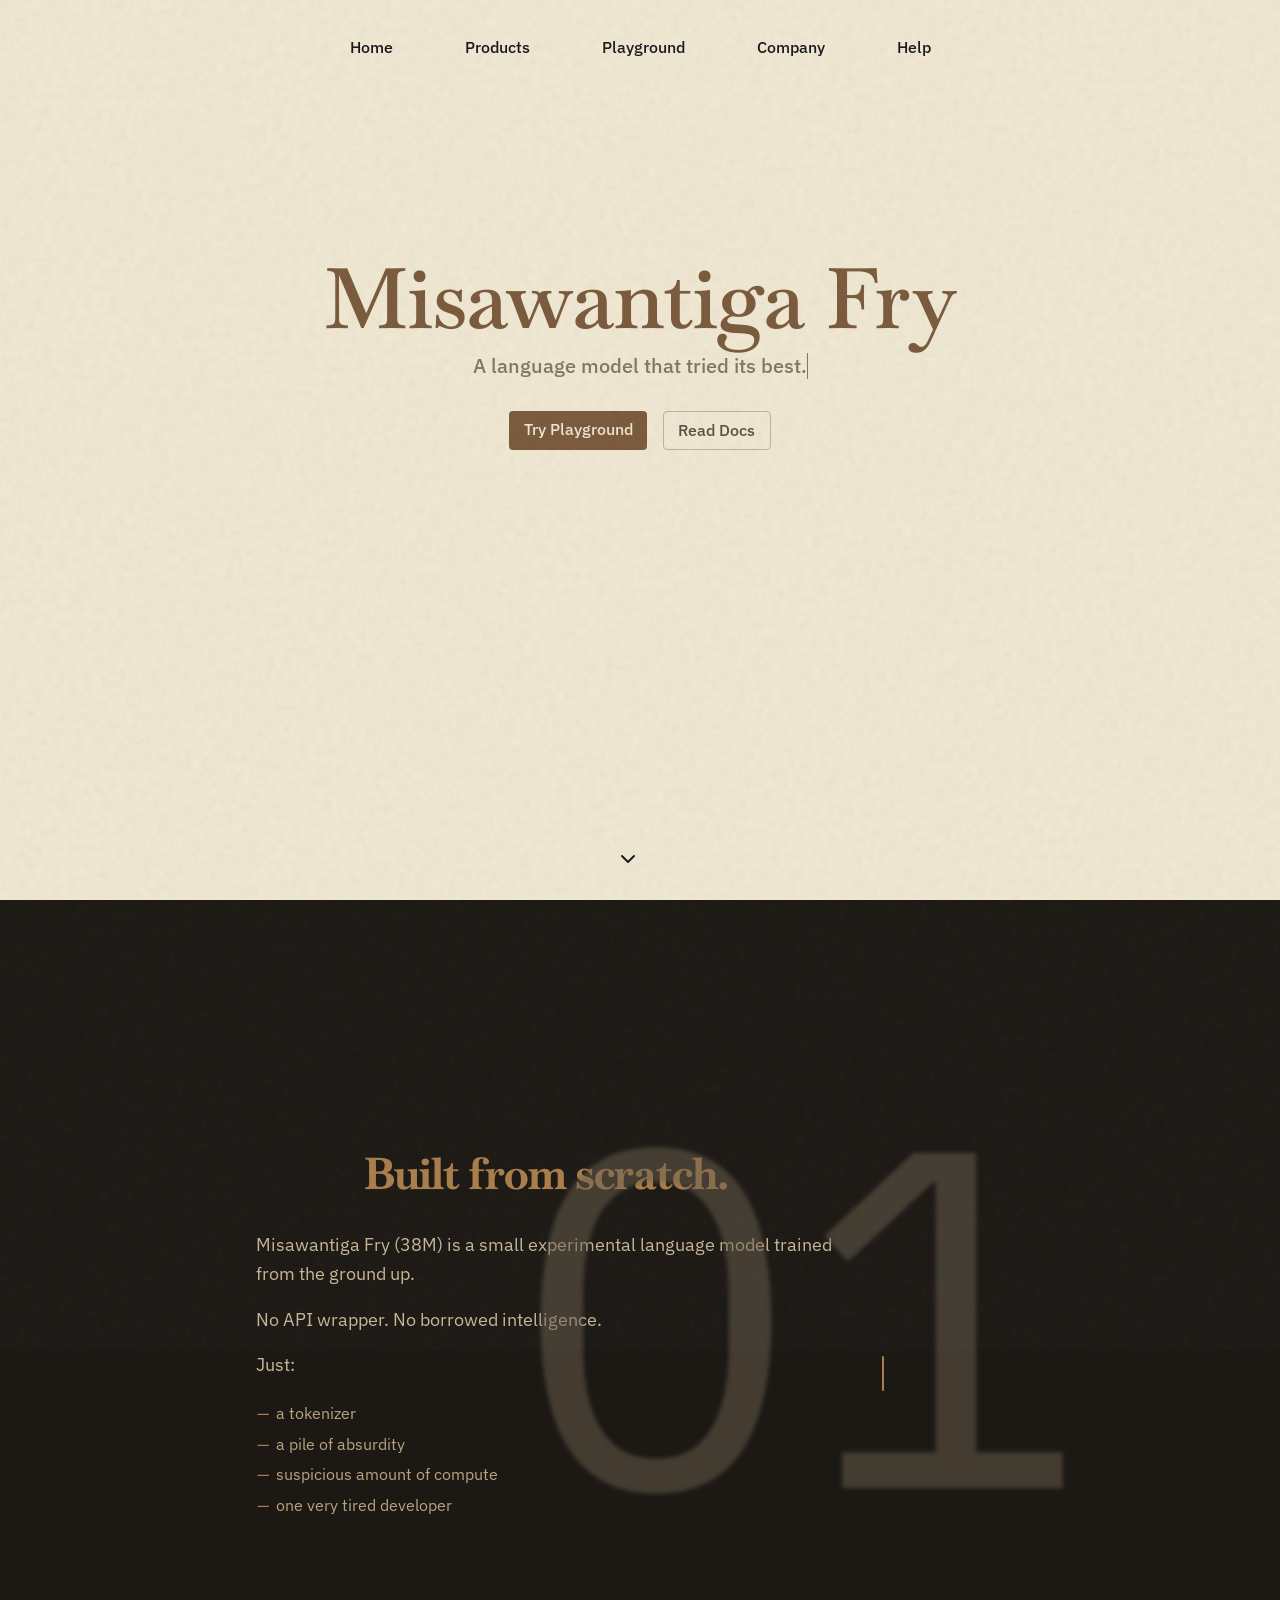
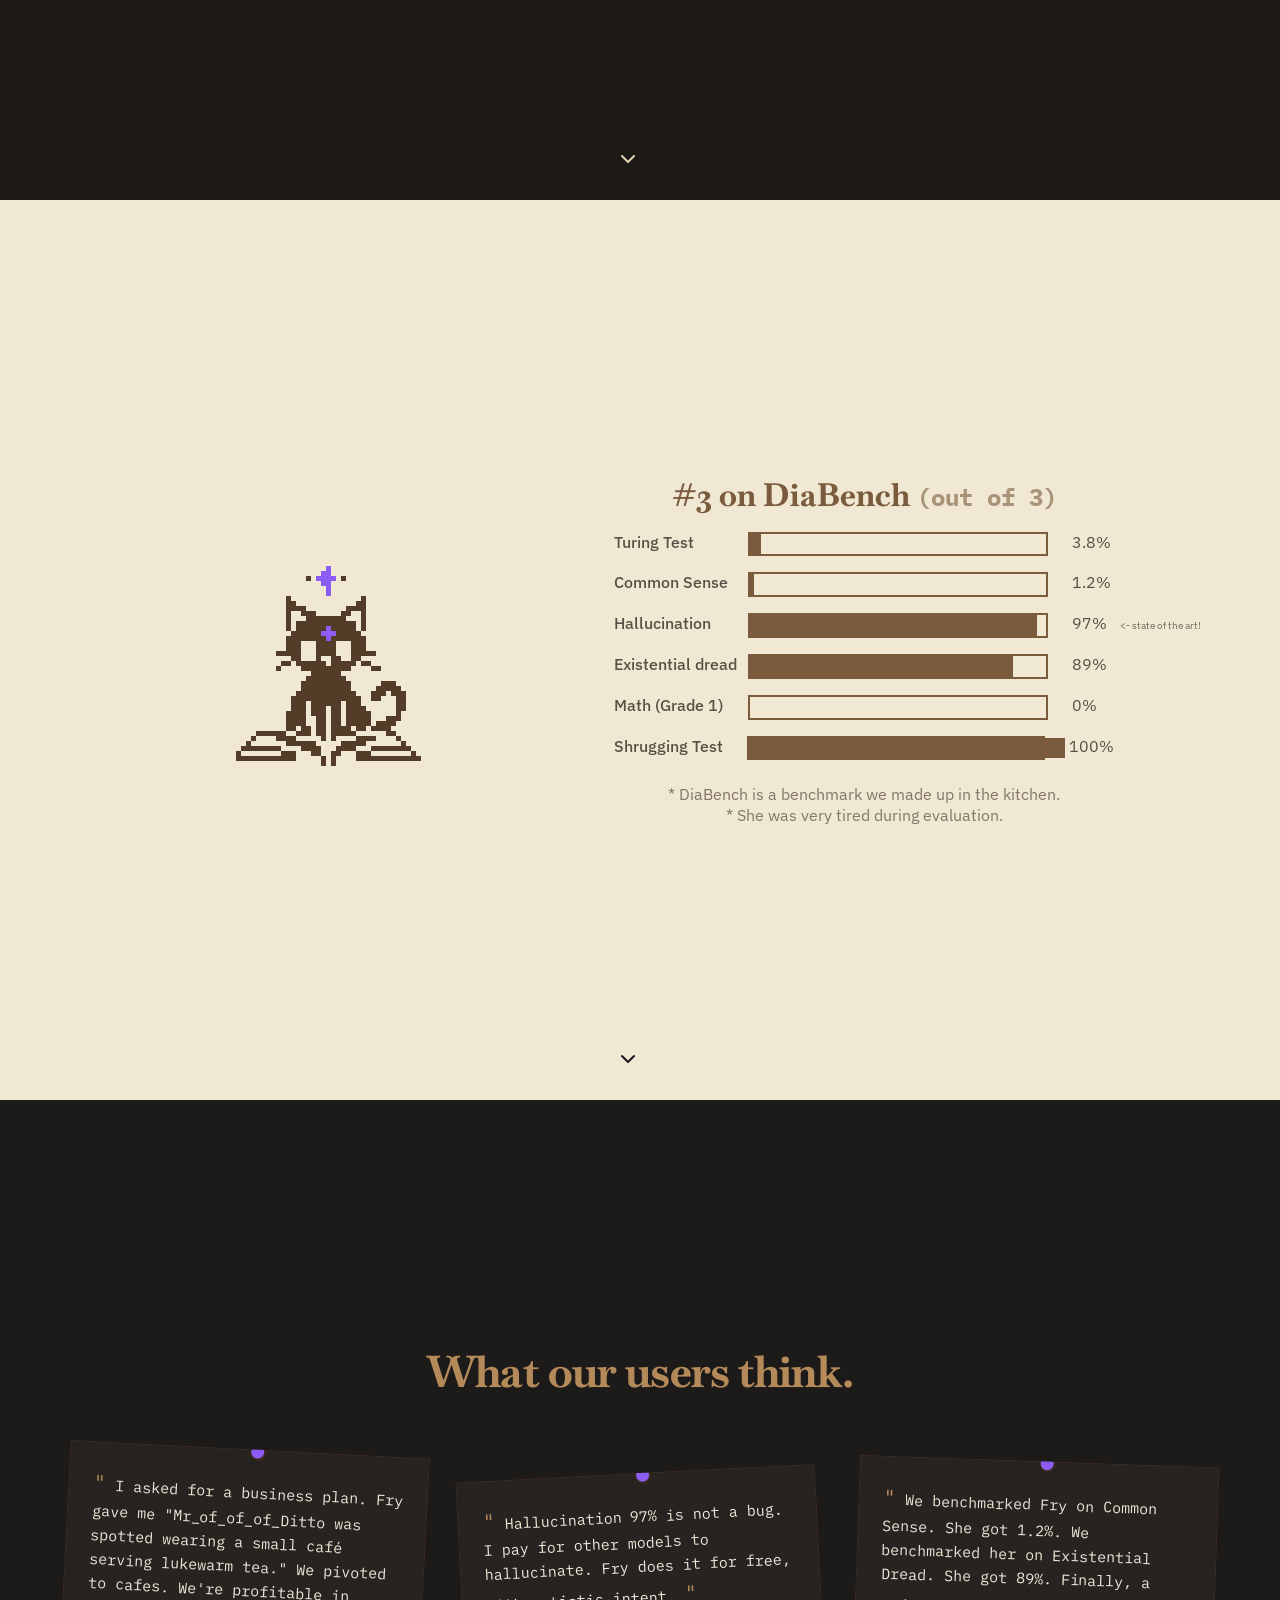
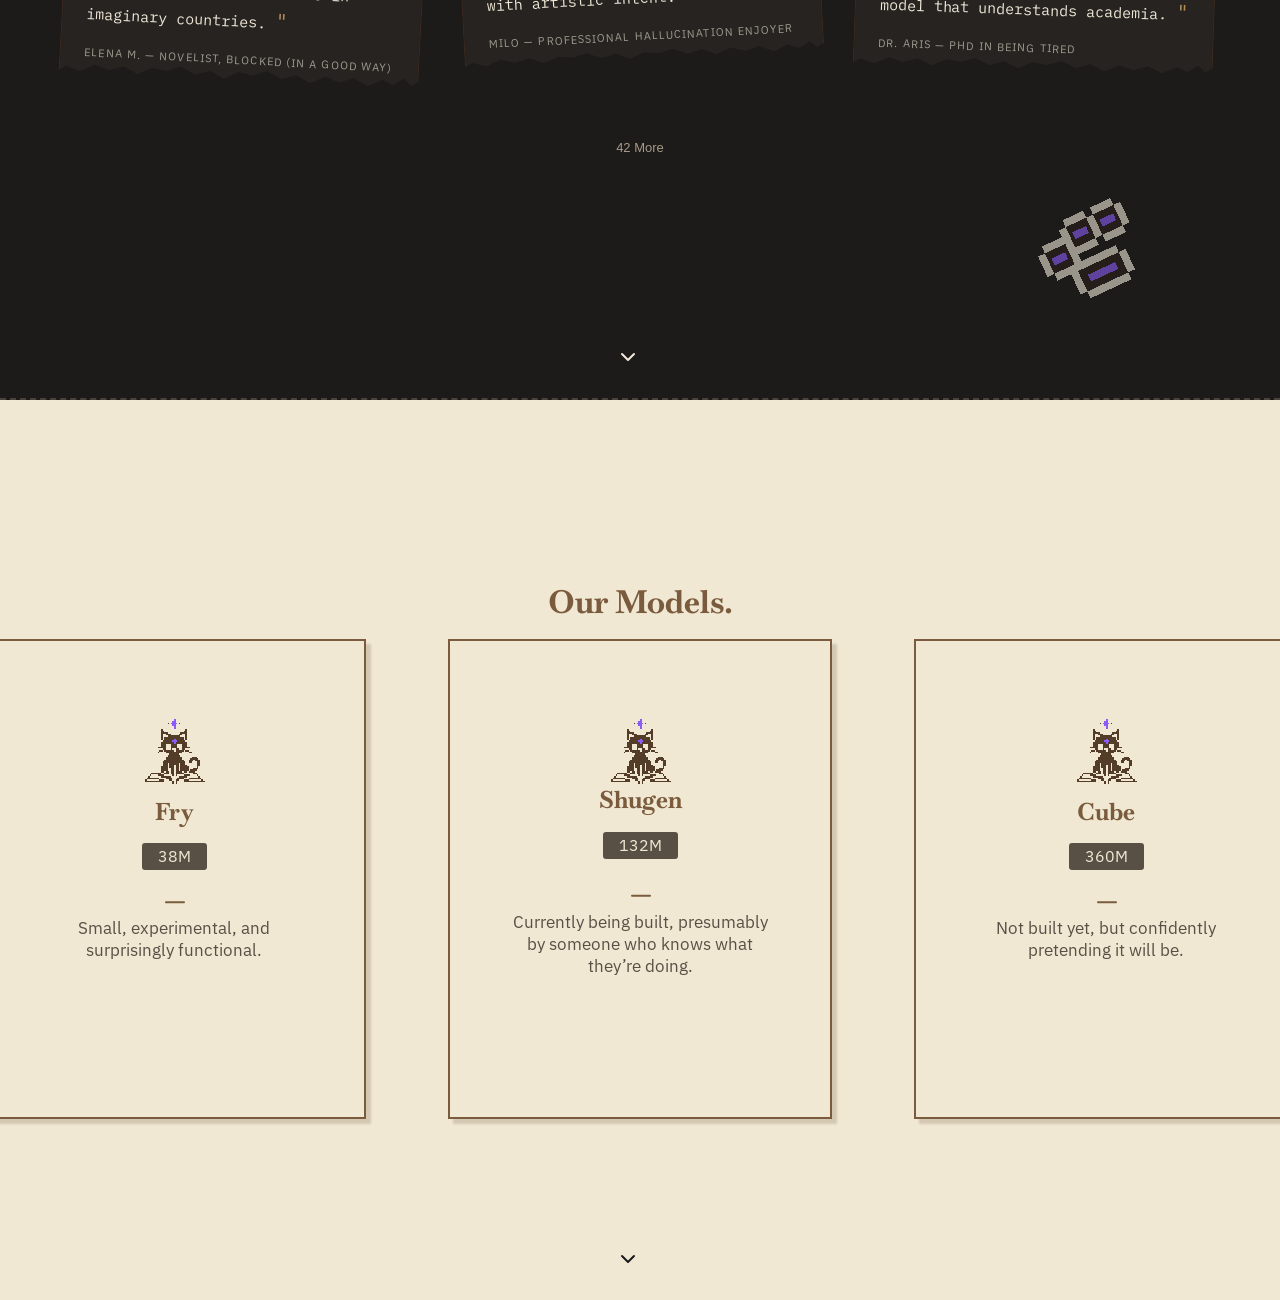
<file: website/index.html>
<!DOCTYPE html>
<html lang="en">
<head>
    <meta charset="UTF-8">
    <meta name="viewport" content="width=device-width, initial-scale=1.0">
    <link rel="stylesheet" href="index.css">
    <title>Misawantiga | CCU</title>
</head>
<body>
    <div class="grain-overlay" aria-hidden="true"></div>
    <section id="hero">
        <nav>
            <ul>
                <li>
                    <a class="nav-ele" href="./404.html">Home</a>
                    <a class="nav-ele" href="./404.html">Products</a>
                    <a class="nav-ele" href="./404.html">Playground</a>
                    <a class="nav-ele" href="./404.html">Company</a>
                    <a class="nav-ele" href="./404.html">Help</a>
                </li>
            </ul>
        </nav>
        <div class="hero-wrap">
            <h1 class="model-name">Misawantiga Fry</h1>
            <p class="subtitle">A language model that tried its best.</p>
            <div class="cta-btns">
                <a href="./404.html" class="cta-play">Try Playground</a>
                <a href="./404.html" class="cta-docs">Read Docs</a>
            </div>
        </div>
        <div class="arrow">
            <svg xmlns="http://www.w3.org/2000/svg" width="24" height="24" viewBox="0 0 24 24" fill="none" stroke="currentColor" stroke-width="2" stroke-linecap="round" stroke-linejoin="round"><path d="m6 9 6 6 6-6"/></svg>
        </div>
    </section>

    <section id="about">
        <div class="grain-dark"></div>
        <div class="about-wrap">
            <h2>Built from scratch.</h2>
            <div class="abt-left">
                <p style="margin-bottom: 1rem;">Misawantiga Fry (38M) is a small experimental language model trained from the ground up.</p>
                <p style="margin-bottom: 1rem;">No API wrapper. No borrowed intelligence.</p>
                <p>Just:</p>
                <ul>
                    <li>a tokenizer</li>
                    <li>a pile of absurdity</li>
                    <li>suspicious amount of compute</li>
                    <li>one very tired developer</li>
                </ul>
            </div>
        </div>
        <div class="arrow">
            <svg xmlns="http://www.w3.org/2000/svg" width="24" height="24" viewBox="0 0 24 24" fill="none" stroke="currentColor" stroke-width="2" stroke-linecap="round" stroke-linejoin="round"><path d="m6 9 6 6 6-6"/></svg>
        </div>
    </section>

    <section id="benchmark">
        <div class="cat">
            <img src="assets/Misawantiga-Cat-Light.svg" alt="">
        </div>
        <div class="bench-wrap">
            <h2>#3 on DiaBench <span class="total">(out of 3)</span></h2>
            <div class="benchvalues">
                <div class="bench-val">
                    <span class="label">Turing Test</span>
                    <div class="bar">
                        <div class="filled" style="width: 3.8%">.</div>
                    </div>
                    <span class="percent">3.8%</span>
                </div>

                <div class="bench-val">
                    <span class="label">Common Sense</span>
                    <div class="bar">
                        <div class="filled" style="width: 1.2%">.</div>
                    </div>
                    <span class="percent">1.2%</span>
                </div>

                <div class="bench-val">
                    <span class="label hallu">Hallucination</span>
                    <div class="bar">
                        <div class="filled" style="width: 97%">.</div>
                    </div>
                    <span class="percent">97%</span>
                </div>

                <div class="bench-val">
                    <span class="label">Existential dread</span>
                    <div class="bar">
                        <div class="filled" style="width: 89%">.</div>
                    </div>
                    <span class="percent">89%</span>
                </div>

                <div class="bench-val">
                    <span class="label">Math (Grade 1)</span>
                    <div class="bar">
                        <div class="filled" style="width: 0%">.</div>
                    </div>
                    <span class="percent">0%</span>
                </div>

                <div class="bench-val">
                    <span class="label">Shrugging Test</span>
                    <div class="bar">
                        <div class="filled" style="width: 108%; margin-left: -2px">.</div>
                    </div>
                    <span class="percent">100%</span>
                </div>
            </div>
            <p class="disclaimer">* DiaBench is a benchmark we made up in the kitchen.</p>
            <p class="disclaimer cats">* She was very tired during evaluation.</p>
        </div>
        <div class="arrow">
            <svg xmlns="http://www.w3.org/2000/svg" width="24" height="24" viewBox="0 0 24 24" fill="none" stroke="currentColor" stroke-width="2" stroke-linecap="round" stroke-linejoin="round"><path d="m6 9 6 6 6-6"/></svg>
        </div>
    </section>

    <section id="reviews">
        <div class="grain-dark"></div>
        <div class="rev-wrap">
            <h2>What our users think.</h2>

            <div class="usr-wrap">
                <div class="paper-card" style="transform: rotate(3deg);">
                    <blockquote>
                        I asked for a business plan. Fry gave me "Mr_of_of_of_Ditto was spotted wearing a small café serving lukewarm tea." We pivoted to cafes. We're profitable in imaginary countries.
                    </blockquote>

                    <p>
                        Elena M. — Novelist, blocked (in a good way)
                    </p>
                </div>

                <div class="paper-card" style="transform: rotate(-3deg);">
                    <blockquote>
                        Hallucination 97% is not a bug. I pay for other models to hallucinate. Fry does it for free, with artistic intent.
                    </blockquote>

                    <p>
                        Milo — Professional Hallucination Enjoyer
                    </p>
                </div>

                <div class="paper-card" style="transform: rotate(2deg);">
                    <blockquote>
                        We benchmarked Fry on Common Sense. She got 1.2%. We benchmarked her on Existential Dread. She got 89%. Finally, a model that understands academia.
                    </blockquote>

                    <p>
                        Dr. Aris — PhD in Being Tired
                    </p>
                </div>
            </div>

            <div class="more">
                <button class="more-btn" onclick="prank()">
                    42 More
                </button>

                <p class="prank">Aha! Gotcha. There are 0 more. Fry made up 42.</p>
            </div>

            <div class="paw">
                <img src="assets/paw.svg" alt="paw">
            </div>
        </div>
        <div class="arrow">
            <svg xmlns="http://www.w3.org/2000/svg" width="24" height="24" viewBox="0 0 24 24" fill="none" stroke="currentColor" stroke-width="2" stroke-linecap="round" stroke-linejoin="round"><path d="m6 9 6 6 6-6"/></svg>
        </div>
    </section>

    <section id="models">
        <div class="models-wrap">
            <h2>Our Models.</h2>
            <div class="model-container">
                <a href="./404.html" class="model">
                    <img class="model-img" src="assets/Misawantiga-Cat-Light.svg" alt="fry">
                    <h3>Fry</h3>
                    <span class="size">38M</span>
                    <div class="desc">
                        <p>Small, experimental, and surprisingly functional.</p>
                    </div>
                </a>
    
                <a href="./404.html" class="model">
                    <img class="model-img" src="assets/Misawantiga-Cat-Light.svg" alt="fry">
                    <h3>Shugen</h3>
                    <span class="size">132M</span>
                    <div class="desc">
                        <p>Currently being built, presumably by someone who knows what they’re doing.</p>
                    </div>
                </a>
    
                <a href="./404.html" class="model">
                    <img class="model-img" src="assets/Misawantiga-Cat-Light.svg" alt="fry">
                    <h3>Cube</h3>
                    <span class="size">360M</span>
                    <div class="desc">
                        <p>Not built yet, but confidently pretending it will be.</p>
                    </div>
                </a>
            </div>
        </div>
        <div class="arrow">
            <svg xmlns="http://www.w3.org/2000/svg" width="24" height="24" viewBox="0 0 24 24" fill="none" stroke="currentColor" stroke-width="2" stroke-linecap="round" stroke-linejoin="round"><path d="m6 9 6 6 6-6"/></svg>
        </div>
    </section>
    <script>
        const prankEle = document.querySelector(".prank");
        const prank = () => {
            prankEle.classList.toggle("show");
        };
    </script>
</body>
</html>
</file>
<file: website/index.css>
/* --- IBM Plex Sans --- */
@font-face {
  font-family: 'IBM Plex Sans';
  src: url('./assets/fonts/IBMPlexSans-Regular.ttf') format('truetype');
  font-weight: 400;
  font-style: normal;
  font-display: swap;
}

@font-face {
  font-family: 'IBM Plex Sans';
  src: url('./assets/fonts/IBMPlexSans-Italic.ttf') format('truetype');
  font-weight: 400;
  font-style: italic;
  font-display: swap;
}

@font-face {
  font-family: 'IBM Plex Sans';
  src: url('./assets/fonts/IBMPlexSans-Medium.ttf') format('truetype');
  font-weight: 500;
  font-style: normal;
  font-display: swap;
}

@font-face {
  font-family: 'IBM Plex Sans';
  src: url('./assets/fonts/IBMPlexSans-SemiBold.ttf') format('truetype');
  font-weight: 600;
  font-style: normal;
  font-display: swap;
}

@font-face {
  font-family: 'IBM Plex Sans';
  src: url('./assets/fonts/IBMPlexSans-Bold.ttf') format('truetype');
  font-weight: 700;
  font-style: normal;
  font-display: swap;
}

/* --- Baskerville --- */
@font-face {
  font-family: 'Baskerville';
  src: url('./assets/fonts/Baskervville-Regular.ttf') format('truetype');
  font-weight: 400;
  font-style: normal;
  font-display: swap;
}

@font-face {
  font-family: 'Baskerville';
  src: url('./assets/fonts/Baskervville-Italic.ttf') format('truetype');
  font-weight: 400;
  font-style: italic;
  font-display: swap;
}

@font-face {
  font-family: 'Baskerville';
  src: url('./assets/fonts/Baskervville-Medium.ttf') format('truetype');
  font-weight: 500;
  font-style: normal;
  font-display: swap;
}

@font-face {
  font-family: 'Baskerville';
  src: url('./assets/fonts/Baskervville-SemiBold.ttf') format('truetype');
  font-weight: 600;
  font-style: normal;
  font-display: swap;
}

@font-face {
  font-family: 'Baskerville';
  src: url('./assets/fonts/Baskervville-Bold.ttf') format('truetype');
  font-weight: 700;
  font-style: normal;
  font-display: swap;
}

/* IBM Plex Mono */
@font-face {
  font-family: 'IBM Plex Mono';
  src: url('./assets/fonts/IBMPlexMono-Regular.ttf') format('truetype');
  font-weight: 400;
  font-style: normal;
  font-display: swap;
}

@font-face {
  font-family: 'IBM Plex Mono';
  src: url('./assets/fonts/IBMPlexMono-Italic.ttf') format('truetype');
  font-weight: 400;
  font-style: italic;
  font-display: swap;
}

@font-face {
  font-family: 'IBM Plex Mono';
  src: url('./assets/fonts/IBMPlexMono-Medium.ttf') format('truetype');
  font-weight: 500;
  font-style: normal;
  font-display: swap;
}

@font-face {
  font-family: 'IBM Plex Mono';
  src: url('./assets/fonts/IBMPlexMono-SemiBold.ttf') format('truetype');
  font-weight: 600;
  font-style: normal;
  font-display: swap;
}

@font-face {
  font-family: 'IBM Plex Mono';
  src: url('./assets/fonts/IBMPlexMono-Bold.ttf') format('truetype');
  font-weight: 700;
  font-style: normal;
  font-display: swap;
}

*,
*::after,
*::before {
    margin: 0;
    padding: 0;
    box-sizing: border-box;
}

::-webkit-scrollbar {
  width: 8px;
}

::-webkit-scrollbar-track {
  background: #F0E8D3;
}

::-webkit-scrollbar-thumb {
  background: #7B5B3D;
  border-radius: 4px;
}

::-webkit-scrollbar-thumb:hover {
  background: #543D28;
}

html {
  height: 100%;
  scrollbar-width: thin;
  scrollbar-color: #7B5B3D #F0E8D3;
  scroll-behavior: smooth;
  scroll-snap-type: y mandatory;
  -moz-text-size-adjust: none;
  -webkit-text-size-adjust: none;
}

body {
  height: 100%;
  margin: 0;
  background: #F0E8D3;
  color: #1A191B;
  font-family: "IBM Plex Sans", sans-serif;
  line-height: 1.3;
  -webkit-font-smoothing: antialiased;
  -moz-osx-font-smoothing: grayscale;
}

.grain-overlay {
  position: fixed;
  inset: -50%; /* bigger than viewport so it can move if you animate it */
  width: 200%;
  height: 200%;
  pointer-events: none;
  z-index: 9999;
  opacity: 0.08; /* 0.03 = super subtle, 0.08 = strong paper */

  /* the noise */
  background-image: url("data:image/svg+xml,%3Csvg viewBox='0 0 256 256' xmlns='http://www.w3.org/2000/svg'%3E%3Cfilter id='noise'%3E%3CfeTurbulence type='fractalNoise' baseFrequency='0.85' numOctaves='4' stitchTiles='stitch'/%3E%3C/filter%3E%3Crect width='100%25' height='100%25' filter='url(%23noise)'/%3E%3C/svg%3E");

  /* makes it blend with your bg instead of grey static */
  mix-blend-mode: multiply; /* use 'screen' or 'overlay' if your page is dark */
}

/* if user prefers less motion / for performance */
@media (prefers-reduced-motion: reduce) {
 .grain-overlay {
    inset: 0;
    width: 100%;
    height: 100%;
  }
}

nav {
  position: absolute;
  top: 0;
  left: 0;
  width: 100%;
  height: 2.5rem;
  padding: 1rem 0;
  margin-top: 16px;
  z-index: 10;
}

ul li {
    display: flex;
    align-items: center;
    justify-content: center;
    gap: 3.5rem;
}

a {
  text-decoration: none;
  color: inherit;
}

.nav-ele {
  font-weight: 500;
  padding: 0.3rem 0.5rem;
  border-radius: 4px;
  transition:
    0.3s color ease,
    0.3s background ease;
}

.nav-ele:hover {
  color: #38281A;
  background: #DCD0B6;
}

::selection {
    background-color: #DCD0B6;
}

section {
    height: 100vh;
    height: 100dvh;
    scroll-snap-align: start;
    scroll-snap-stop: always;
    display: flex;
    align-items: center;
    justify-content: center;
    position: relative;
}

.hero-wrap {
    display: flex;
    flex-direction: column;
    align-items: center;
    transform: translateY(-50%);
}

.model-name {
    font-size: 84px;
    letter-spacing: -1%;
    font-weight: 600;
    color: #7B5B3D;
    font-family: "Baskerville";
}

.subtitle {
    color: #827768;
    font-size: 20px;
    font-weight: 500;
    border-right: 1px solid;
    animation: blink 1s step-end infinite;
}

@keyframes blink {
  50% { border-color: transparent; }
}

.cta-btns {
  margin-top: 32px;
  display: flex;
  gap: 1rem;
}

.cta-btns a {
  padding: 0.5rem 0.9rem;
  border-radius: 4px;
  font-weight: 500;
}

.cta-play {
  color: #F0E8D3;
  background: #7B5B3D;
  transition: 0.3s background ease;
}

.cta-play:hover {
  background: #543D28;
}

.cta-docs {
  color: #595045;
  border: 1px solid #C2B39A;
}

.cta-docs:hover {
  border: 1px solid #9C8B72;
}

.arrow {
  color: inherit;
  position: absolute;
  bottom: 1.5rem;
  right: 50%;
  pointer-events: none;
  animation: upDown 2.5s ease-in-out infinite;
}

@keyframes upDown {
  0%, 100% {
    transform: translate(-50%, 0);
  }
  50% {
    transform: translate(-50%, -12px);
  }
}

/* BENCHMARK */

#benchmark {
  display: flex;
  gap: 48px;
  align-items: center;
}

.cat{
  transform: translateX(-10%);
  animation: float 3s ease-in-out infinite;
  image-rendering: pixelated;
}

@keyframes float {
  0%, 100% {
    transform: rotate(-3deg);
  }
  50% {
    transform: rotate(2deg);
  }
}

.bench-wrap h2,
.about-wrap h2,
.models-wrap h2 {
  font-family: "Baskerville";
  color: #7B5B3D;
  font-size: 2rem;
  text-align: center;
  margin-bottom: 1rem;
}

.total {
  opacity: 60%;
  font-size: 1.5rem;
  text-align: center;
  font-family: "IBM Plex Mono", monospace;
}

.benchvalues {
  width: 500px;
  display: flex;
  flex-direction: column;
  align-items: center;
  justify-content: center;
  gap: 1rem;

}

.bench-val {
  display: flex;
  gap: 1.5rem;
  color: #595045;
  width: 100%;
}

.label {
  font-weight: 500;
  text-wrap: nowrap;
  width: 110px;
}

.label.hallu {
  position: relative;
}

.label.hallu::after {
  content: "<- state of the art!";
  position: absolute;
  left: 460%;
  top: 25%;
  color: #73695D;
  font-weight: 400;
  font-size: 10px;
}

.bar {
  width: 300px;
  border: 2px solid #7B5B3D;
  image-rendering: pixelated;
}

.filled {
  background: #7B5B3D;
  color: transparent;
  pointer-events: none;
}

.disclaimer {
  color: #827768;
  margin-top: 1.5rem;
  text-align: center;
}

.disclaimer.cats {
  margin-top: 0;
}

#about {
  justify-content: flex-start;
  background: #1D1B19;
  color: #F1E9D9;
  position: relative;
  mix-blend-mode: multiply;
}

.grain-dark {
  position: fixed;
  inset: -50%;
  width: 200%;
  height: 200%;
  pointer-events: none;
  z-index: 1;
  opacity: 0.0095; /* for dark you want 0.025 - 0.045, much lower than light */

  background-image: url("data:image/svg+xml,%3Csvg viewBox='0 0 256 256' xmlns='http://www.w3.org/2000/svg'%3E%3Cfilter id='noise'%3E%3CfeTurbulence type='fractalNoise' baseFrequency='0.85' numOctaves='4' stitchTiles='stitch'/%3E%3C/filter%3E%3Crect width='100%25' height='100%25' filter='url(%23noise)'/%3E%3C/svg%3E");

  /* this is the key change */
  mix-blend-mode: screen;
}

.about-wrap {
  max-width: 596px;
  text-align: left;
  margin-left: 20%;
  padding-right: 1rem;
  position: relative;
}

.about-wrap::after {
  content: "";
  background: #B58A5A;
  position: absolute;
  bottom: 40%;
  right: -2rem;
  height: 35px;
  width: 2px;
  border-radius: 10px;
}

#about::after {
  content: "01";
  color: #73695D;
  z-index: 0;
  position: absolute;
  bottom: 20%;
  right: 15%;
  opacity: 50%;
  font-size: 30rem;
  filter: blur(2px);
}

.about-wrap h2,
.rev-wrap h2 {
  font-family: "Baskerville";
  font-size: 2.75rem;
  text-align: center;
  margin-bottom: 1.75rem;
  letter-spacing: -0.02em;
  color: #B58A5A;
}

.rev-wrap h2 {
  margin-bottom: 3rem;
}

.about-wrap p {
  font-size: 1.15rem;
  line-height: 1.6;
  margin-bottom: 1.1rem;
  color: #D6CBB8;
}

.about-wrap ul {
  margin: 1.5rem 0 2.5rem 1.25rem;
  display: flex;
  flex-direction: column;
  gap: 0.6rem;
}

.about-wrap li {
  font-size: 16px;
  display: block;
  color: #C4B49A;
  position: relative;
}

.about-wrap li::before {
  content: "—";
  position: absolute;
  left: -1.2rem;
  color: #B58A5A;
}

#reviews {
  background: #1D1B19;
  color: #F1E9D9;
  border-bottom: 2px dashed #4A433B;
  position: relative;
}

.usr-wrap {
  display: flex;
  align-items: center;
  gap: 36px;
}

.paper-card {
  background: #262320;
  border: 1.5px solid #3D2A1E;
  padding: 24px;
  max-width: 360px;
  position: relative;

  /* the paper feel */
  box-shadow:
    3px 3px 0 #3D2A1E, /* hard pixel shadow */
    0 0 0 1px rgba(0,0,0,0.02) inset;

  /* torn bottom edge - easiest way */
  clip-path: polygon(
    0% 0%, 100% 0%,
    100% 92%, 98% 94%, 96% 91%, 93% 94%, 90% 92%, 86% 95%, 82% 92%,
    78% 94%, 74% 92%, 70% 95%, 66% 92%, 62% 94%, 58% 91%, 54% 93%,
    50% 92%, 46% 95%, 42% 92%, 38% 94%, 34% 91%, 30% 93%, 26% 92%,
    22% 95%, 18% 92%, 14% 94%, 10% 92%, 6% 95%, 2% 93%, 0% 95%
  );
}

.paper-card::before {
  content: "";
  position: absolute;
  inset: 0;
  pointer-events: none;
  opacity: 0.04;
  mix-blend-mode: multiply;
  background-image: url("data:image/svg+xml,%3Csvg viewBox='0 0 256 256' xmlns='http://www.w3.org/2000/svg'%3E%3Cfilter id='n'%3E%3CfeTurbulence type='fractalNoise' baseFrequency='0.9' numOctaves='3'/%3E%3C/filter%3E%3Crect width='100%25' height='100%25' filter='url(%23n)'/%3E%3C/svg%3E");
}

.paper-card::after {
  content: "";
  position: absolute;
  top: -6px;
  left: 50%;
  width: 15px;
  height: 15px;
  background: #8B5CF6;
  border: 1.5px solid #3D2A1E;
  border-radius: 50%;
  box-shadow: 1px 1px 2px #3D2A1E;
}

.paper-card blockquote {
  font-family: "IBM Plex Mono";
  font-size: 15px;
  line-height:1.6;
}

.paper-card blockquote::before,
.paper-card blockquote::after {
  content: '"';
  padding: 0;
  font-size: 1.3rem;
  margin: 0;
  color: #B58A5A;
}

.paper-card p {
  margin-top:16px;
  font-size:11px;
  opacity:0.6;
  text-transform:uppercase;
  letter-spacing:0.1em;
}

.paw {
  position: absolute;
  bottom: 10%;
  right: 10%;
  height: 120px;
  width: 120px;
  opacity: 60%;
  transform: rotate(-25deg);
}

.paw:hover {
  transform: rotate(-25deg) scale(1.1);
  animation: shake 0.5s;
}

@keyframes shake {
  0%,100% {transform: rotate(-25deg) scale(1.1); }
  50% { transform: rotate(25deg) scale(1.0); }
}

.more {
  display: flex;
  flex-direction: column;
  gap: 0.75rem;
  align-items: center;
  justify-content: center; 
  margin-top: 3rem;
}

.more .prank {
  display: none;
  font-family: "Baskerville", sans-serif;
  font-size: 18px;
  font-weight: 500;
}

.more .prank.show {
  display: inline-block;
}

.more-btn {
  background: none;
  color: #A79A87;
  border: none;
  font-size: 13px;
  cursor: pointer;
  transition: color 0.2s ease;
}

.more-btn:hover {
  color: inherit;
}

.model-container {
  display: flex;
  justify-content: space-around;
  gap: 82px;
}

.model {
  display: flex;
  flex-direction: column;
  justify-content: center;
  align-items: center;
  gap: 1rem;
  width: 24rem;
  height: 30rem;
  padding: 1rem;
  border: 2px solid #7B5B3D;
  box-shadow: 5px 5px 2px #D5C8B2;
  position: relative;
  transition:
    box-shadow 0.35s ease,
    transform 0.3s ease;
}

.model:hover {
  box-shadow: 8px 8px 2px #C2B39A;
  transform: scale(1.01);
}

.model h3 {
  font-family: "Baskerville";
  font-weight: 700;
  font-size: 24px;
  color: #7B5B3D;
}

.model-img {
  position: absolute;
  bottom: 70%;
  height: 76px;
  width: 136px;
}

.size {
  padding: 0.2rem 1rem;
  border-radius: 3px;
  color: #F0E8D3;
  background: #595045;
}

.desc {
  max-width: 300px;
  padding: 1rem;
  transform: translateY(20%);
  position: relative;
}

.desc p {
  font-size: 17px;
  text-align: center;
  color: #595045;
}

.model .desc::before {
  content: "";
  height: 2px;
  width: 20px;
  border-radius: 10px;
  position: absolute;
  left: 47%;
  top: 0;
  background: #7B5B3D;
}
</file>
